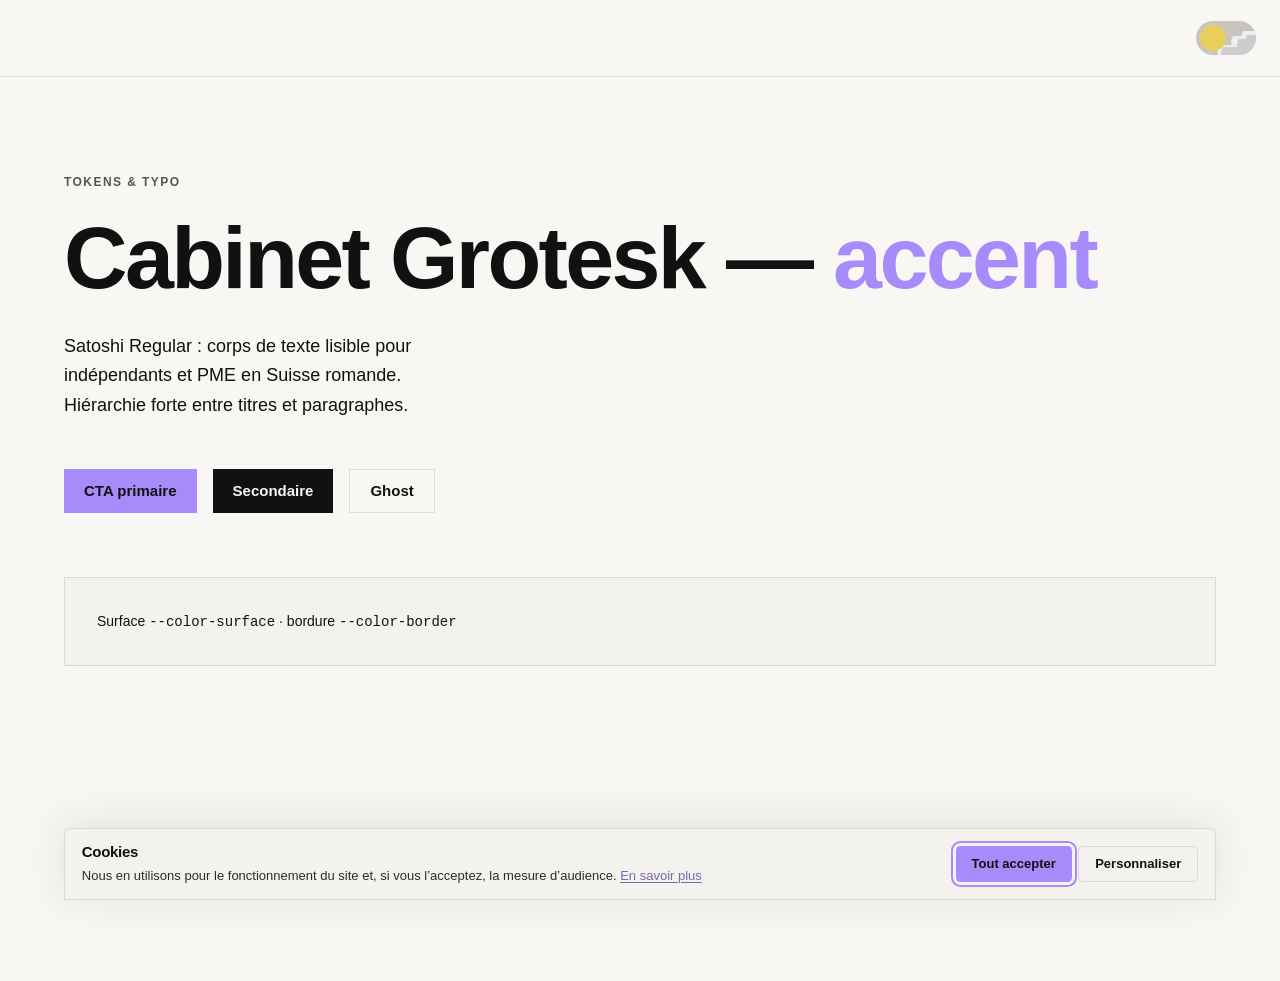
<file: design-test.html>
<!DOCTYPE html>
<html lang="fr-CH">
  <head>
    <script>
      document.documentElement.setAttribute(
        "data-theme",
        window.matchMedia("(prefers-color-scheme: dark)").matches
          ? "dark"
          : "light"
      );
    </script>
    <meta charset="utf-8" />
    <!-- Google Analytics 4 (G-NDHSPJS7NG) : gtag inséré dans le head par js/main.js uniquement après consentement cookies (aucune requête GA sans acceptation). -->
    <meta name="viewport" content="width=device-width, initial-scale=1" />
    <meta name="robots" content="noindex, nofollow" />
    <link rel="canonical" href="https://novodesign.ch/" />
    <title>Design test — NOVO.</title>
    <link rel="preconnect" href="https://api.fontshare.com" crossorigin />
    <link
      href="https://api.fontshare.com/v2/css?f[]=cabinet-grotesk@800,900&display=swap"
      rel="stylesheet"
    />
    <link
      href="https://api.fontshare.com/v2/css?f[]=satoshi@400,500,600,700&display=swap"
      rel="stylesheet"
    />
    <link rel="stylesheet" href="./css/main.css" />
  </head>
  <body>
    <div
      style="
        padding: var(--space-4) var(--space-6);
        border-bottom: 1px solid var(--color-border);
        display: flex;
        justify-content: flex-end;
      "
    >
            <span class="theme-switch-wrap">
        <label class="switch theme-switch" for="theme-toggle">
          <input
            type="checkbox"
            id="theme-toggle"
            class="theme-toggle-input"
            aria-label="Basculer entre le mode clair et le mode sombre"
          />
          <span class="slider round" aria-hidden="true">
            <svg class="stars" xmlns="http://www.w3.org/2000/svg" viewBox="0 0 60 34" fill="none">
              <path
                id="star-1"
                class="star"
                d="M8 4l1.2 3.5h3.8L10.5 9.8 11.7 13 8 10.9 4.3 13l1.2-3.2-2.5-2.3h3.8L8 4z"
                fill="#fff"
              />
              <path
                id="star-2"
                class="star"
                d="M6 18l.8 2h2.2L7.2 21.2 8 23l-1.8-1.2-1.8 1.2.8-1.8-1.8-1.2h2.2L6 18z"
                fill="#fff"
              />
              <path
                id="star-3"
                class="star"
                d="M14 16l1 2.5h2.7l-2.2 1.6.8 2.7-2.3-1.7-2.3 1.7.8-2.7-2.2-1.6h2.7L14 16z"
                fill="#fff"
              />
              <path
                id="star-4"
                class="star"
                d="M22 3l1.4 4h4.2l-3.4 2.5 1.3 4.1-3.5-2.6-3.5 2.6 1.3-4.1-3.4-2.5h4.2L22 3z"
                fill="#fff"
              />
            </svg>
            <svg
              id="cloud-1"
              class="cloud-light"
              xmlns="http://www.w3.org/2000/svg"
              viewBox="0 0 40 20"
            >
              <path fill="#eee" d="M8 14h20a8 8 0 1 0-1.2-15.9A10 10 0 0 0 8 14z" />
            </svg>
            <svg
              id="cloud-2"
              class="cloud-light"
              xmlns="http://www.w3.org/2000/svg"
              viewBox="0 0 24 14"
            >
              <path fill="#eee" d="M4 12h14a6 6 0 1 0-.8-11.9A7 7 0 0 0 4 12z" />
            </svg>
            <svg
              id="cloud-3"
              class="cloud-light"
              xmlns="http://www.w3.org/2000/svg"
              viewBox="0 0 32 16"
            >
              <path fill="#eee" d="M6 13h18a7 7 0 1 0-1-13.8A8 8 0 0 0 6 13z" />
            </svg>
            <svg
              id="cloud-4"
              class="cloud-dark"
              xmlns="http://www.w3.org/2000/svg"
              viewBox="0 0 40 20"
            >
              <path fill="#ccc" d="M8 14h20a8 8 0 1 0-1.2-15.9A10 10 0 0 0 8 14z" />
            </svg>
            <svg
              id="cloud-5"
              class="cloud-dark"
              xmlns="http://www.w3.org/2000/svg"
              viewBox="0 0 24 14"
            >
              <path fill="#ccc" d="M4 12h14a6 6 0 1 0-.8-11.9A7 7 0 0 0 4 12z" />
            </svg>
            <svg
              id="cloud-6"
              class="cloud-dark"
              xmlns="http://www.w3.org/2000/svg"
              viewBox="0 0 32 16"
            >
              <path fill="#ccc" d="M6 13h18a7 7 0 1 0-1-13.8A8 8 0 0 0 6 13z" />
            </svg>
            <span class="sun-moon">
              <svg id="light-ray-1" xmlns="http://www.w3.org/2000/svg" viewBox="0 0 43 43">
                <circle cx="21.5" cy="21.5" r="20" fill="#fff" opacity="0.1" />
              </svg>
              <svg id="light-ray-2" xmlns="http://www.w3.org/2000/svg" viewBox="0 0 55 55">
                <circle cx="27.5" cy="27.5" r="25" fill="#fff" opacity="0.1" />
              </svg>
              <svg id="light-ray-3" xmlns="http://www.w3.org/2000/svg" viewBox="0 0 60 60">
                <circle cx="30" cy="30" r="28" fill="#fff" opacity="0.1" />
              </svg>
              <span id="moon-dot-1" class="moon-dot"></span>
              <span id="moon-dot-2" class="moon-dot"></span>
              <span id="moon-dot-3" class="moon-dot"></span>
            </span>
          </span>
        </label>

      </span>
    </div>
    <main class="section section--loose">
      <div class="section__inner">
        <p class="section__label">Tokens &amp; typo</p>
        <h1 class="display-xl">
          Cabinet Grotesk — <span class="text-accent">accent</span>
        </h1>
        <p class="body-large" style="margin-top: var(--space-8)">
          Satoshi Regular : corps de texte lisible pour indépendants et PME en
          Suisse romande. Hiérarchie forte entre titres et paragraphes.
        </p>
        <div style="margin-top: var(--space-12); display: flex; flex-wrap: wrap; gap: var(--space-4)">
          <button type="button" class="btn btn--primary">CTA primaire</button>
          <button type="button" class="btn btn--secondary">Secondaire</button>
          <button type="button" class="btn btn--ghost">Ghost</button>
        </div>
        <div
          style="
            margin-top: var(--space-16);
            padding: var(--space-8);
            background: var(--color-surface);
            border: 1px solid var(--color-border);
          "
        >
          <p style="margin: 0; font-size: 0.875rem">
            Surface <code>--color-surface</code> · bordure
            <code>--color-border</code>
          </p>
        </div>
      </div>
    </main>
    <script src="./js/main.js" defer></script>
  </body>
</html>
</file>
<file: css/main.css>
/* NOVO. — main stylesheet */
:root {
  /* Couleurs */
  --color-bg: #f8f7f4;
  --color-text: #111111;
  --color-accent: #a78bfa;
  /* Texte accent lisible sur fond clair / blanc (WCAG) — même famille que l’accent */
  --color-accent-readable: color-mix(in srgb, var(--color-accent) 58%, #14101c 42%);
  --color-surface: #f3f2ef;
  --color-border: rgba(17, 17, 17, 0.1);

  /* Typographie */
  --font-display: "Cabinet Grotesk", "Arial Black", sans-serif;
  --font-body: "Satoshi", "Inter", sans-serif;

  /* Espacements */
  --space-1: 0.25rem;
  --space-2: 0.5rem;
  --space-4: 1rem;
  --space-5: 1.25rem;
  --space-6: 1.5rem;
  --space-8: 2rem;
  --space-12: 3rem;
  --space-16: 4rem;
  --space-24: 6rem;

  /* Transitions */
  --transition: 180ms cubic-bezier(0.16, 1, 0.3, 1);

  /* Interrupteur thème (piste jour / soleil) */
  --theme-switch-track-day: #c9c4bb;
  --theme-switch-sun: #e8cf5a;

  /* Layout */
  --header-h: 4.25rem;
  --content-max: 72rem;
  --gutter: var(--space-6);
}

[data-theme="dark"] {
  --color-bg: #111111;
  --color-text: #f8f7f4;
  --color-surface: #1a1a1a;
  --color-border: rgba(248, 247, 244, 0.1);
  --color-accent-readable: var(--color-accent);
}

*,
*::before,
*::after {
  box-sizing: border-box;
}

html {
  scroll-behavior: smooth;
  overflow-x: clip;
  max-width: 100%;
  min-height: 100%;
  /* svh = petit viewport (UI navigateur visible) : stable quand la barre d’adresse se cache / réapparaît — évite les sauts de layout au scroll (mobile). */
  min-height: 100svh;
}

@media (prefers-reduced-motion: reduce) {
  html {
    scroll-behavior: auto;
  }
}

/* Scroll instantané sur mobile = comportement natif, moins de friction avec la barre d’adresse. */
@media (max-width: 767px) {
  html {
    scroll-behavior: auto;
  }
}

body {
  margin: 0;
  font-family: var(--font-body);
  font-weight: 400;
  font-size: 1rem;
  line-height: 1.6;
  color: var(--color-text);
  background-color: var(--color-bg);
  -webkit-font-smoothing: antialiased;
  overflow-x: clip;
  max-width: 100%;
  min-height: 100%;
  min-height: 100svh;
}

img {
  max-width: 100%;
  height: auto;
  display: block;
}

a {
  color: inherit;
  text-decoration-thickness: 1px;
  text-underline-offset: 0.2em;
}

a:hover {
  text-decoration: none;
}

:focus-visible {
  outline: 2px solid var(--color-accent);
  outline-offset: 3px;
}

.skip-link {
  position: absolute;
  left: -9999px;
  top: var(--space-2);
  z-index: 10000;
  padding: var(--space-2) var(--space-4);
  background: var(--color-accent);
  color: #111111;
  font-weight: 600;
}

.skip-link:focus {
  left: var(--space-4);
}

/* Progress bar */
.scroll-progress {
  position: fixed;
  top: 0;
  left: 0;
  height: 2px;
  width: 0%;
  background: var(--color-accent);
  z-index: 10001;
  pointer-events: none;
  transform-origin: left;
}

/* Typography */
.display-xl {
  font-family: var(--font-display);
  font-weight: 900;
  font-size: clamp(2.75rem, 8vw, 5.5rem);
  line-height: 0.95;
  letter-spacing: -0.03em;
  margin: 0;
}

.display-lg {
  font-family: var(--font-display);
  font-weight: 800;
  font-size: clamp(2rem, 5vw, 3.75rem);
  line-height: 1;
  letter-spacing: -0.03em;
  margin: 0;
}

.display-md {
  font-family: var(--font-display);
  font-weight: 800;
  font-size: clamp(1.5rem, 3vw, 2.25rem);
  line-height: 1.1;
  letter-spacing: -0.02em;
  margin: 0;
}

.text-accent {
  color: var(--color-accent-readable);
}

/* Gros titres : teinte pleine (contraste large texte + impact visuel) */
.display-xl.text-accent,
.display-lg.text-accent,
.display-md.text-accent,
.display-xl .text-accent,
.display-lg .text-accent,
.display-md .text-accent {
  color: var(--color-accent);
}

/* Bandeaux foncés : accent lumineux sur noir */
.section--invert .text-accent {
  color: var(--color-accent);
}

.body-large {
  font-size: 1.125rem;
  line-height: 1.65;
  max-width: 38ch;
}

.muted {
  opacity: 0.85;
}

/* Buttons */
.btn {
  display: inline-flex;
  align-items: center;
  justify-content: center;
  min-height: 44px;
  min-width: 44px;
  padding: 0.75rem 1.25rem;
  font-family: var(--font-body);
  font-weight: 600;
  font-size: 0.9375rem;
  border: none;
  cursor: pointer;
  text-decoration: none;
  transition: transform var(--transition), background-color var(--transition),
    color var(--transition);
}

.btn:focus-visible {
  outline: 2px solid var(--color-accent);
  outline-offset: 3px;
}

.btn--primary {
  background-color: var(--color-accent);
  color: #111111;
}

.btn--primary:hover {
  transform: translateY(-1px);
}

.btn--secondary {
  background-color: var(--color-text);
  color: var(--color-bg);
}

[data-theme="dark"] .btn--secondary {
  background-color: var(--color-text);
  color: #111111;
}

.btn--secondary:hover {
  transform: translateY(-1px);
}

.btn--ghost {
  background: transparent;
  color: var(--color-text);
  border: 1px solid var(--color-border);
}

.btn--ghost:hover {
  border-color: var(--color-text);
}

/* Header */
.site-header {
  position: sticky;
  top: 0;
  z-index: 900;
  background: color-mix(in srgb, var(--color-bg) 92%, transparent);
  backdrop-filter: blur(10px);
  border-bottom: 1px solid var(--color-border);
}

.site-header__inner {
  max-width: var(--content-max);
  margin: 0 auto;
  padding: var(--space-4) var(--gutter);
  display: flex;
  align-items: center;
  justify-content: space-between;
  gap: var(--space-6);
  min-height: var(--header-h);
}

.logo-link {
  display: flex;
  align-items: center;
  text-decoration: none;
  flex-shrink: 0;
}

.logo-link:focus-visible {
  outline-offset: 4px;
}

.logo {
  width: clamp(5.5rem, 18vw, 7rem);
  height: auto;
  display: block;
}

.nav-desktop {
  display: none;
  align-items: center;
  gap: var(--space-6);
}

@media (min-width: 1024px) {
  .nav-desktop {
    display: flex;
  }
}

.nav-desktop a {
  text-decoration: none;
  font-weight: 500;
  font-size: 0.9375rem;
  opacity: 0.9;
  padding: var(--space-2) 0;
}

.nav-desktop a:hover,
.nav-desktop a[aria-current="page"] {
  opacity: 1;
  text-decoration: underline;
  text-underline-offset: 0.25em;
}

.header-actions {
  display: flex;
  align-items: center;
  gap: var(--space-2);
}

.header-cta {
  display: none;
}

@media (min-width: 1024px) {
  .header-cta {
    display: inline-flex;
  }
}

/* Interrupteur jour / nuit (adapté Uiverse — couleurs NOVO.) */
.theme-switch-wrap {
  display: inline-flex;
  align-items: center;
  justify-content: center;
  min-width: 44px;
  min-height: 44px;
  flex-shrink: 0;
}

.theme-switch.switch {
  position: relative;
  display: inline-block;
  width: 60px;
  height: 34px;
}

.theme-switch .theme-toggle-input {
  opacity: 0;
  width: 0;
  height: 0;
  position: absolute;
  margin: 0;
}

.theme-switch .slider {
  position: absolute;
  cursor: pointer;
  top: 0;
  left: 0;
  right: 0;
  bottom: 0;
  background-color: var(--theme-switch-track-day);
  transition: 0.4s;
  z-index: 0;
  overflow: hidden;
}

.theme-switch .sun-moon {
  position: absolute;
  content: "";
  height: 26px;
  width: 26px;
  left: 4px;
  bottom: 4px;
  background-color: var(--theme-switch-sun);
  transform: translateX(0);
  transition: transform 0.4s ease, background-color 0.4s ease;
}

#theme-toggle:checked + .slider {
  background-color: #111111;
}

#theme-toggle:focus-visible + .slider {
  box-shadow: 0 0 0 2px var(--color-bg), 0 0 0 4px var(--color-accent);
}

#theme-toggle:checked + .slider .sun-moon {
  transform: translateX(26px);
  background-color: #f8f7f4;
  animation: theme-rotate-center 0.6s ease-in-out both;
}

.moon-dot {
  opacity: 0;
  transition: 0.4s;
  background: #888888;
  border-radius: 50%;
}

#theme-toggle:checked + .slider .sun-moon .moon-dot {
  opacity: 1;
}

.theme-switch .slider.round {
  border-radius: 34px;
}

.theme-switch .slider.round .sun-moon {
  border-radius: 50%;
}

#moon-dot-1 {
  left: 10px;
  top: 3px;
  position: absolute;
  width: 6px;
  height: 6px;
  z-index: 4;
}

#moon-dot-2 {
  left: 2px;
  top: 10px;
  position: absolute;
  width: 10px;
  height: 10px;
  z-index: 4;
}

#moon-dot-3 {
  left: 16px;
  top: 18px;
  position: absolute;
  width: 3px;
  height: 3px;
  z-index: 4;
}

#light-ray-1 {
  left: -8px;
  top: -8px;
  position: absolute;
  width: 43px;
  height: 43px;
  z-index: -1;
  opacity: 0.1;
}

#light-ray-2 {
  left: -50%;
  top: -50%;
  position: absolute;
  width: 55px;
  height: 55px;
  z-index: -1;
  opacity: 0.1;
}

#light-ray-3 {
  left: -18px;
  top: -18px;
  position: absolute;
  width: 60px;
  height: 60px;
  z-index: -1;
  opacity: 0.1;
}

.cloud-light {
  position: absolute;
  fill: #e8e6e2;
  animation-name: theme-cloud-move;
  animation-duration: 6s;
  animation-iteration-count: infinite;
}

.cloud-dark {
  position: absolute;
  fill: #b8b6b1;
  animation-name: theme-cloud-move;
  animation-duration: 6s;
  animation-iteration-count: infinite;
  animation-delay: 1s;
}

#cloud-1 {
  left: 30px;
  top: 15px;
  width: 40px;
}

#cloud-2 {
  left: 44px;
  top: 10px;
  width: 20px;
}

#cloud-3 {
  left: 18px;
  top: 24px;
  width: 30px;
}

#cloud-4 {
  left: 36px;
  top: 18px;
  width: 40px;
}

#cloud-5 {
  left: 48px;
  top: 14px;
  width: 20px;
}

#cloud-6 {
  left: 22px;
  top: 26px;
  width: 30px;
}

@keyframes theme-cloud-move {
  0% {
    transform: translateX(0);
  }

  40% {
    transform: translateX(4px);
  }

  80% {
    transform: translateX(-4px);
  }

  100% {
    transform: translateX(0);
  }
}

.theme-switch .stars {
  position: absolute;
  inset: 0;
  width: 100%;
  height: 100%;
  pointer-events: none;
  transform: translateY(-32px);
  opacity: 0;
  transition: 0.4s;
}

.theme-switch .star {
  fill: #f8f7f4;
  position: absolute;
  transition: 0.4s;
  animation-name: theme-star-twinkle;
  animation-duration: 2s;
  animation-iteration-count: infinite;
}

#theme-toggle:checked + .slider .stars {
  transform: translateY(0);
  opacity: 1;
}

#star-1 {
  width: 20px;
  top: 2px;
  left: 3px;
  animation-delay: 0.3s;
}

#star-2 {
  width: 6px;
  top: 16px;
  left: 3px;
}

#star-3 {
  width: 12px;
  top: 20px;
  left: 10px;
  animation-delay: 0.6s;
}

#star-4 {
  width: 18px;
  top: 0;
  left: 18px;
  animation-delay: 1.3s;
}

@keyframes theme-star-twinkle {
  0% {
    transform: scale(1);
  }

  40% {
    transform: scale(1.2);
  }

  80% {
    transform: scale(0.8);
  }

  100% {
    transform: scale(1);
  }
}

@keyframes theme-rotate-center {
  0% {
    transform: translateX(0) rotate(0deg);
  }

  100% {
    transform: translateX(26px) rotate(360deg);
  }
}

@media (prefers-reduced-motion: reduce) {
  .cloud-light,
  .cloud-dark,
  .theme-switch .star {
    animation: none !important;
  }

  #theme-toggle:checked + .slider .sun-moon {
    animation: none !important;
  }
}

/* Mobile menu — utiliser :nth-of-type (pas :nth-child) : les retours ligne dans <button> créent des nœuds texte et cassaient la croix */
.nav-toggle {
  position: relative;
  z-index: 10;
  width: 44px;
  height: 44px;
  border: 1px solid var(--color-border);
  border-radius: 0.375rem;
  background: var(--color-surface);
  color: var(--color-text);
  cursor: pointer;
  display: inline-flex;
  flex-direction: column;
  align-items: center;
  justify-content: center;
  gap: 5px;
  padding: 0;
  overflow: visible;
}

.nav-toggle:focus-visible {
  outline: 2px solid var(--color-accent);
  outline-offset: 2px;
}

@media (min-width: 1024px) {
  .nav-toggle {
    display: none;
  }
}

.nav-toggle__bar {
  width: 20px;
  height: 2px;
  flex-shrink: 0;
  background: currentColor;
  border-radius: 1px;
  transition: transform 0.25s ease, opacity 0.25s ease;
}

.nav-toggle[aria-expanded="true"] .nav-toggle__bar:nth-of-type(1) {
  transform: translateY(7px) rotate(45deg);
}

.nav-toggle[aria-expanded="true"] .nav-toggle__bar:nth-of-type(2) {
  opacity: 0;
}

.nav-toggle[aria-expanded="true"] .nav-toggle__bar:nth-of-type(3) {
  transform: translateY(-7px) rotate(-45deg);
}

.mobile-drawer {
  position: fixed;
  inset: 0;
  z-index: 950;
  pointer-events: none;
  visibility: hidden;
}

.mobile-drawer.is-open {
  pointer-events: auto;
  visibility: visible;
}

.mobile-drawer__backdrop {
  position: absolute;
  inset: 0;
  background: rgba(17, 17, 17, 0.45);
  opacity: 0;
  transition: opacity 240ms ease;
}

.mobile-drawer.is-open .mobile-drawer__backdrop {
  opacity: 1;
}

.mobile-drawer__panel {
  position: absolute;
  top: 0;
  right: 0;
  width: min(22rem, 88vw);
  height: 100%;
  background: var(--color-bg);
  border-left: 1px solid var(--color-border);
  padding: var(--space-8) var(--space-6);
  transform: translateX(100%);
  transition: transform 280ms cubic-bezier(0.16, 1, 0.3, 1);
}

.mobile-drawer.is-open .mobile-drawer__panel {
  transform: translateX(0);
}

.mobile-nav {
  display: flex;
  flex-direction: column;
  gap: var(--space-6);
  margin-top: var(--space-12);
}

.mobile-nav a {
  font-family: var(--font-display);
  font-weight: 800;
  font-size: 1.5rem;
  text-decoration: none;
}

.mobile-nav .btn--primary {
  margin-top: var(--space-4);
  width: 100%;
}

html.nav-open,
body.nav-open {
  overflow: hidden;
  overscroll-behavior: none;
}

/* position: fixed + top appliqués en JS — fige le scroll derrière le tiroir (notamment iOS) */

body.nav-open .site-header {
  z-index: 960;
}

.nav-toggle[aria-expanded="true"] {
  border-color: var(--color-text);
  box-shadow: 0 0 0 1px color-mix(in srgb, var(--color-text) 12%, transparent);
}

@media (prefers-reduced-motion: reduce) {
  .nav-toggle__bar {
    transition-duration: 0.01ms;
  }
}

/* Main layout : min hauteur zone sous header (svh stable sur mobile, pas de reflow barre d’adresse). */
main {
  overflow-x: clip;
  max-width: 100%;
  display: flex;
  flex-direction: column;
  min-height: calc(100vh - var(--header-h));
  min-height: calc(100svh - var(--header-h));
}

.section {
  padding: var(--space-16) var(--gutter);
}

.section--tight {
  padding: var(--space-12) var(--gutter);
}

.section--loose {
  padding: var(--space-24) var(--gutter);
}

/*
 * Heros : hauteur min = petit viewport (svh) moins header — stable quand la chrome mobile change.
 */
.page-hero.section--loose,
.realisations-hero {
  box-sizing: border-box;
  width: 100%;
  min-height: calc(100vh - var(--header-h));
  min-height: calc(100svh - var(--header-h));
  display: flex;
  flex-direction: column;
  justify-content: center;
  padding-top: calc(var(--space-24) + env(safe-area-inset-top, 0px));
  padding-bottom: calc(var(--space-24) + env(safe-area-inset-bottom, 0px));
}

.hero.section--loose {
  box-sizing: border-box;
  width: 100%;
  min-height: calc(100vh - var(--header-h));
  min-height: calc(100svh - var(--header-h));
  display: flex;
  flex-direction: column;
  justify-content: center;
  padding-top: calc(var(--space-12) + env(safe-area-inset-top, 0px));
  padding-bottom: calc(var(--space-24) + env(safe-area-inset-bottom, 0px));
}

.hero .hero__grid {
  width: 100%;
}

/* Petits écrans : textes du hero plus lisibles et visuellement plus présents (même hiérarchie) */
@media (max-width: 767px) {
  .page-hero .display-xl,
  .realisations-hero .display-xl,
  .hero .display-xl,
  .contact-hero .display-xl {
    font-size: clamp(3rem, 11.5vw, 4.5rem);
    line-height: 0.98;
  }

  .page-hero .section__label,
  .realisations-hero .section__label,
  .contact-hero .section__label {
    font-size: 0.8125rem;
    letter-spacing: 0.13em;
  }

  .page-hero .body-large,
  .realisations-hero .body-large,
  .hero .body-large,
  .contact-hero .body-large,
  .contact-hero--centered .body-large {
    font-size: 1.3125rem;
    line-height: 1.55;
    max-width: none;
  }

  .contact-hero .body-large,
  .contact-hero--centered .body-large {
    max-width: 36ch;
  }

  .hero .btn--primary {
    font-size: 1rem;
    padding: 0.85rem 1.35rem;
  }
}

.section--invert {
  background: var(--color-text);
  color: var(--color-bg);
}

.section--invert .btn--secondary {
  background: var(--color-bg);
  color: var(--color-text);
}

.section--invert .muted {
  opacity: 0.75;
}

.section__inner {
  width: 100%;
  max-width: var(--content-max);
  margin: 0 auto;
  min-width: 0;
}

.section__label {
  font-size: 0.75rem;
  font-weight: 600;
  letter-spacing: 0.12em;
  text-transform: uppercase;
  margin: 0 0 var(--space-6);
  opacity: 0.7;
}

/* Hero */
.hero {
  padding-top: var(--space-12);
  padding-bottom: var(--space-24);
}

.hero__grid {
  max-width: var(--content-max);
  margin: 0 auto;
  display: grid;
  gap: var(--space-12);
  align-items: end;
}

@media (min-width: 900px) {
  .hero__grid {
    grid-template-columns: 1.05fr 0.95fr;
    gap: var(--space-8);
  }
}

.hero__visual {
  position: relative;
  min-height: 280px;
}

@media (min-width: 900px) {
  .hero__visual {
    min-height: 420px;
  }
}

.hero__mock {
  position: absolute;
  inset: 0;
  border: 1px solid rgba(17, 17, 17, 0.18);
  background: #eceae5;
  clip-path: inset(0 0 100% 0);
  will-change: clip-path;
}

[data-theme="dark"] .hero__mock {
  border-color: rgba(248, 247, 244, 0.22);
  background: rgba(248, 247, 244, 0.06);
}

[data-reveal-clip] {
  clip-path: inset(0 0 100% 0);
  will-change: clip-path;
}

.hero__mock-inner {
  position: absolute;
  inset: var(--space-6);
  border: 1px solid rgba(17, 17, 17, 0.14);
  display: grid;
  grid-template-rows: 1fr 2fr;
  gap: var(--space-4);
  padding: var(--space-4);
}

[data-theme="dark"] .hero__mock-inner {
  border-color: rgba(248, 247, 244, 0.18);
}

.hero__mock-bar {
  height: 10px;
  width: 40%;
  background: #111111;
  opacity: 0.35;
}

[data-theme="dark"] .hero__mock-bar {
  background: #f8f7f4;
  opacity: 0.35;
}

.hero__mock-blocks {
  display: grid;
  grid-template-columns: 2fr 1fr;
  gap: var(--space-4);
}

.hero__mock-block {
  background: #111111;
  opacity: 0.12;
}

[data-theme="dark"] .hero__mock-block {
  background: #f8f7f4;
  opacity: 0.14;
}

.hero__mock-block--accent {
  background: var(--color-accent);
  opacity: 1;
}

/* Offer cards home */
.offers-home {
  display: grid;
  gap: var(--space-6);
}

@media (min-width: 768px) {
  .offers-home {
    grid-template-columns: 1fr 1fr;
    grid-template-rows: auto auto;
  }

  .offers-home .offer-card:first-child {
    grid-column: 1 / -1;
  }
}

.offer-card {
  border: 1px solid var(--color-border);
  padding: var(--space-8);
  background: var(--color-bg);
  transition: border-color var(--transition), transform var(--transition);
}

.offer-card:hover {
  border-color: var(--color-text);
  transform: translateY(-2px);
}

.offer-card--large {
  padding: var(--space-12) var(--space-8);
}

.offer-card--recommended {
  position: relative;
}

.offer-card__name {
  font-family: var(--font-display);
  font-weight: 800;
  font-size: 1.75rem;
  margin: 0 0 var(--space-2);
}

.offer-card__price {
  font-size: 1.125rem;
  font-weight: 600;
  margin: 0 0 var(--space-4);
}

.offer-card__meta {
  font-size: 0.875rem;
  margin: 0 0 var(--space-6);
  opacity: 0.8;
}

/* Process */
.process {
  display: grid;
  gap: var(--space-8);
}

@media (min-width: 900px) {
  .process {
    grid-template-columns: repeat(4, 1fr);
    gap: var(--space-4);
    align-items: start;
  }
}

.process__step {
  border-top: 2px solid var(--color-text);
  padding-top: var(--space-4);
}

.process__num {
  font-family: var(--font-display);
  font-weight: 900;
  font-size: clamp(3rem, 8vw, 4.5rem);
  line-height: 1;
  margin: 0 0 var(--space-2);
  opacity: 1;
  color: rgba(17, 17, 17, 0.38);
}

[data-theme="dark"] .process__num {
  color: rgba(248, 247, 244, 0.38);
}

.process__title {
  font-family: var(--font-display);
  font-weight: 800;
  font-size: 1.25rem;
  margin: 0 0 var(--space-2);
}

.process__text {
  margin: 0;
  font-size: 0.9375rem;
  opacity: 0.85;
  max-width: 28ch;
}

/* Stats */
.stats-grid {
  display: grid;
  gap: var(--space-12);
}

@media (min-width: 768px) {
  .stats-grid {
    grid-template-columns: repeat(2, 1fr);
  }
}

@media (min-width: 1024px) {
  .stats-grid {
    grid-template-columns: repeat(4, 1fr);
    gap: var(--space-8);
  }
}

.stat {
  border-left: 3px solid var(--color-accent);
  padding-left: var(--space-6);
}

.stat__value {
  font-family: var(--font-display);
  font-weight: 900;
  font-size: clamp(2rem, 4vw, 2.75rem);
  margin: 0 0 var(--space-2);
  line-height: 1;
}

.stat__label {
  margin: 0;
  font-size: 0.9375rem;
  opacity: 0.85;
}

/* Sticky split */
.sticky-split {
  display: grid;
  gap: var(--space-12);
}

@media (min-width: 900px) {
  .sticky-split {
    grid-template-columns: 0.9fr 1.1fr;
    align-items: start;
    gap: var(--space-16);
  }

  .sticky-split__media {
    position: sticky;
    top: calc(var(--header-h) + var(--space-8));
  }
}

.sticky-split__frame {
  border: 1px solid rgba(248, 247, 244, 0.2);
  min-height: 320px;
  background: rgba(248, 247, 244, 0.04);
  position: relative;
  overflow: hidden;
}

/* Mode jour : section inversée = fond noir — cadre visible */
.section--invert .sticky-split__frame {
  border-color: rgba(248, 247, 244, 0.28);
  background: rgba(248, 247, 244, 0.08);
}

/* Mode nuit : section inversée = fond crème — cadre sombre lisible */
[data-theme="dark"] .section--invert .sticky-split__frame {
  border-color: rgba(17, 17, 17, 0.2);
  background: rgba(17, 17, 17, 0.06);
}

.section--invert .sticky-split__frame::before {
  content: "";
  position: absolute;
  top: var(--space-8);
  left: var(--space-8);
  width: min(45%, 12rem);
  height: 4px;
  background: var(--color-accent);
}

.section--invert .sticky-split__frame::after {
  content: "";
  position: absolute;
  bottom: var(--space-12);
  right: var(--space-8);
  width: 40%;
  height: 40%;
  border: 1px solid rgba(248, 247, 244, 0.15);
}

[data-theme="dark"] .section--invert .sticky-split__frame::after {
  border-color: rgba(17, 17, 17, 0.18);
}

.sticky-split__stack > * + * {
  margin-top: var(--space-8);
}

/* Services page — pricing */
.pricing-grid {
  display: grid;
  gap: var(--space-6);
}

@media (min-width: 768px) {
  .pricing-grid {
    grid-template-columns: 1fr 1fr;
  }

  .pricing-grid .pricing-card:nth-child(1) {
    grid-column: 1 / -1;
  }
}

.pricing-card {
  border: 1px solid var(--color-border);
  padding: var(--space-8);
  background: var(--color-bg);
  display: flex;
  flex-direction: column;
  min-height: 100%;
}

.pricing-card--featured {
  padding: var(--space-12) var(--space-8);
  position: relative;
}

.pricing-card__badge,
.offer-card__badge {
  position: absolute;
  top: var(--space-6);
  right: var(--space-8);
  z-index: 1;
  font-family: var(--font-body);
  font-size: 0.75rem;
  font-weight: 600;
  letter-spacing: 0.055em;
  text-transform: uppercase;
  line-height: 1.2;
  white-space: nowrap;
  padding: var(--space-2) var(--space-4);
  border-radius: 999px;
  border: 1px solid var(--color-border);
  color: var(--color-accent-readable);
  background-color: var(--color-surface);
}

.pricing-card__head {
  margin-bottom: var(--space-6);
}

.pricing-card__list {
  margin: 0 0 var(--space-8);
  padding-left: 1.1rem;
  flex: 1;
}

.pricing-card__list li {
  margin-bottom: var(--space-2);
}

/* Add-ons */
.addons-grid {
  display: grid;
  gap: var(--space-2);
}

@media (min-width: 600px) {
  .addons-grid {
    grid-template-columns: 1fr 1fr;
  }
}

.addon-item {
  border: 1px solid var(--color-border);
  padding: var(--space-4);
  display: flex;
  gap: var(--space-4);
  align-items: flex-start;
  background: var(--color-surface);
  transition: border-color var(--transition);
}

.addon-item:hover {
  border-color: var(--color-text);
}

.addon-item__icon {
  font-size: 1.25rem;
  line-height: 1;
  flex-shrink: 0;
  margin-top: 2px;
}

.addon-item__text {
  font-size: 0.875rem;
  font-weight: 500;
}

/* Options : lisibles sur fond inversé (clair ou sombre) */
.section--invert .addon-item {
  background: #f8f7f4;
  color: #111111;
  border-color: rgba(17, 17, 17, 0.12);
}

.section--invert .addon-item__icon {
  color: #111111;
  opacity: 0.55;
}

[data-theme="dark"] .section--invert .addon-item {
  background: #ffffff;
  color: #111111;
  border-color: rgba(17, 17, 17, 0.14);
}

/* Maintenance */
.maint-grid {
  display: grid;
  gap: var(--space-6);
}

@media (min-width: 768px) {
  .maint-grid {
    grid-template-columns: 1fr 1fr;
  }
}

.maint-card {
  border: 1px solid var(--color-border);
  padding: var(--space-8);
  background: var(--color-bg);
}

.maint-card__price {
  font-family: var(--font-display);
  font-weight: 900;
  font-size: 2rem;
  margin: var(--space-4) 0;
}

.table-wrap {
  width: 100%;
  max-width: 100%;
  overflow-x: auto;
  -webkit-overflow-scrolling: touch;
  margin-top: var(--space-12);
}

.compare-table {
  width: 100%;
  border-collapse: collapse;
  font-size: 0.875rem;
  margin-top: 0;
}

.compare-table th,
.compare-table td {
  border: 1px solid var(--color-border);
  padding: var(--space-4);
  text-align: left;
}

.compare-table th {
  font-family: var(--font-display);
  font-weight: 800;
}

/* Portfolio */
.portfolio-grid {
  display: grid;
  gap: var(--space-4);
  grid-template-columns: 1fr;
}

@media (min-width: 768px) {
  .portfolio-grid {
    grid-template-columns: repeat(12, minmax(0, 1fr));
    grid-auto-rows: minmax(180px, auto);
  }

  .portfolio-item--wide {
    grid-column: span 7;
    grid-row: span 2;
  }

  .portfolio-item--tall {
    grid-column: span 5;
    grid-row: span 2;
  }

  .portfolio-item--medium {
    grid-column: span 6;
  }

  .portfolio-item--small {
    grid-column: span 6;
  }
}

.portfolio-item {
  position: relative;
  overflow: hidden;
  border: 1px solid var(--color-border);
  background: var(--color-surface);
  min-height: 220px;
}

.portfolio-item__link {
  display: flex;
  flex-direction: column;
  align-items: stretch;
  justify-content: center;
  height: 100%;
  min-height: 220px;
  text-decoration: none;
  color: inherit;
}

.portfolio-item__img {
  width: 100%;
  height: auto;
  aspect-ratio: 16 / 9;
  object-fit: contain;
  object-position: center;
  min-height: 0;
  transition: transform 400ms cubic-bezier(0.16, 1, 0.3, 1);
}

.portfolio-item__link:hover .portfolio-item__img {
  transform: scale(1.03);
}

.portfolio-item__overlay {
  position: absolute;
  inset: 0;
  background: rgba(17, 17, 17, 0.72);
  color: var(--color-bg);
  padding: var(--space-6);
  display: flex;
  flex-direction: column;
  justify-content: flex-end;
  opacity: 0;
  transition: opacity var(--transition);
}

.portfolio-item__link:hover .portfolio-item__overlay,
.portfolio-item__link:focus-visible .portfolio-item__overlay {
  opacity: 1;
}

.portfolio-item__type {
  font-size: 0.75rem;
  letter-spacing: 0.08em;
  text-transform: uppercase;
  opacity: 0.8;
  margin: 0 0 var(--space-2);
}

.portfolio-item__name {
  font-family: var(--font-display);
  font-weight: 800;
  font-size: 1.5rem;
  margin: 0 0 var(--space-4);
}

.portfolio-item__cta {
  font-weight: 600;
  text-decoration: underline;
  text-underline-offset: 0.2em;
}

/* Portfolio accueil : toujours fond clair + texte sombre, même en mode nuit */
.section-portfolio-light {
  background: #f8f7f4 !important;
  color: #111111 !important;
}

[data-theme="dark"] .section-portfolio-light {
  background: #f8f7f4 !important;
  color: #111111 !important;
}

.section-portfolio-light .section__label {
  color: rgba(17, 17, 17, 0.55);
  opacity: 1;
}

.section-portfolio-light .text-accent {
  color: var(--color-accent-readable);
}

.section-portfolio-light .muted {
  color: rgba(17, 17, 17, 0.68) !important;
  opacity: 1 !important;
}

.section-portfolio-light .body-large {
  color: rgba(17, 17, 17, 0.85);
}

.section-portfolio-light .btn--secondary {
  background: #111111 !important;
  color: #f8f7f4 !important;
}

.section-portfolio-light .portfolio-item {
  border-color: rgba(17, 17, 17, 0.12);
  background: #eceae5;
}

.section-portfolio-light .portfolio-item__overlay {
  color: #f8f7f4;
  background: rgba(17, 17, 17, 0.78);
}

.section-portfolio-light .portfolio-item__name,
.section-portfolio-light .portfolio-item__type,
.section-portfolio-light .portfolio-item__cta {
  color: #f8f7f4;
}

/* About */
.team-grid {
  display: grid;
  gap: var(--space-8);
}

@media (min-width: 768px) {
  .team-grid {
    grid-template-columns: 1fr 1fr;
  }
}

.team-card {
  position: relative;
  border: 1px solid rgba(17, 17, 17, 0.12);
  padding: var(--space-8);
  padding-right: 6.5rem;
  background: #f8f7f4;
  color: #111111;
}

.team-card__photo {
  position: absolute;
  top: var(--space-6);
  right: var(--space-6);
  width: 4.5rem;
  height: 4.5rem;
  border-radius: 50%;
  object-fit: cover;
  border: 2px solid var(--color-accent);
}

.team-card h3,
.team-card p {
  color: inherit;
}

.team-card__role {
  font-size: 0.875rem;
  margin: var(--space-2) 0 var(--space-4);
  color: rgba(17, 17, 17, 0.72);
}

.team-card .muted {
  opacity: 1 !important;
  color: rgba(17, 17, 17, 0.72) !important;
}

.values {
  display: grid;
  gap: var(--space-6);
}

.values--asymmetric {
  gap: var(--space-8);
}

@media (min-width: 768px) {
  .values--asymmetric {
    grid-template-columns: 1fr 1fr;
  }

  .values--asymmetric .value-block:first-child {
    grid-column: 1 / -1;
    max-width: 40rem;
  }
}

.value-block {
  border-top: 2px solid var(--color-accent);
  padding-top: var(--space-4);
}

.value-block h3 {
  font-family: var(--font-display);
  font-weight: 800;
  margin: 0 0 var(--space-2);
}

.value-block p {
  margin: 0;
  font-size: 0.9375rem;
  opacity: 0.85;
}

/* Contact : hauteur = zone visible sous le header ; centrage vertical (pas de gros padding + centre = double marge) */
.contact-hero {
  box-sizing: border-box;
  width: 100%;
  min-height: calc(100vh - var(--header-h));
  min-height: calc(100svh - var(--header-h));
  display: flex;
  flex-direction: column;
  align-items: center;
  justify-content: center;
  padding-top: max(env(safe-area-inset-top, 0px), var(--space-3));
  padding-bottom: max(env(safe-area-inset-bottom, 0px), var(--space-3));
  /* Air latéral : évite que le panneau autour de l’animation (largeur 100 %) touche le bord de l’écran */
  padding-left: max(env(safe-area-inset-left, 0px), var(--gutter));
  padding-right: max(env(safe-area-inset-right, 0px), var(--gutter));
  flex: 0 0 auto;
}

.contact-hero--centered .contact-layout__main {
  display: flex;
  flex-direction: column;
  align-items: center;
  text-align: center;
  gap: var(--space-8);
}

.contact-hero--centered .section__label {
  margin-left: auto;
  margin-right: auto;
  margin-bottom: 0;
}

.contact-hero--centered .body-large {
  margin-left: auto;
  margin-right: auto;
}

.contact-hero .section__inner.contact-layout {
  flex: 0 0 auto;
  width: 100%;
  max-width: var(--content-max);
}

.contact-layout {
  display: grid;
  gap: var(--space-12);
  align-items: center;
  justify-items: center;
}

.contact-layout__main {
  min-width: 0;
  width: 100%;
}

@media (min-width: 900px) {
  .contact-layout {
    grid-template-columns: minmax(0, 1fr) minmax(0, 1fr);
    gap: var(--space-16);
    align-items: center;
    justify-items: stretch;
  }

  .contact-hero--centered .contact-layout__main {
    align-items: center;
    text-align: center;
  }
}

.contact-layout__visual {
  position: relative;
  width: 100%;
  /* desktop : panneau confortable ; le loader HTML fait ~ 200px */
  min-height: min(20rem, 36svh);
  min-width: 0;
  display: flex;
  align-items: center;
  justify-content: center;
  border: 1px solid var(--color-border);
  background: var(--color-surface);
  padding: var(--space-8);
  overflow: hidden;
}

/* Encadrement autour de l’animation (contact) : gris un peu plus clair que le fond noir — desktop + mobile */
[data-theme="dark"] .contact-layout__visual {
  background: color-mix(in srgb, var(--color-text) 8%, #111111);
  border: 1px solid color-mix(in srgb, var(--color-text) 14%, #111111);
}

/* Mobile : retrait latéral (panneau autour de l’animation) + hauteur du panneau */
@media (max-width: 899px) {
  .contact-hero {
    padding-left: max(env(safe-area-inset-left, 0px), var(--space-8));
    padding-right: max(env(safe-area-inset-right, 0px), var(--space-8));
  }

  .contact-layout {
    gap: var(--space-8);
  }

  .contact-layout__visual {
    min-height: 12rem;
    max-height: 14rem;
    padding: var(--space-5);
  }

  .contact-loader {
    transform: scale(0.7);
  }
}

.contact-loader {
  position: relative;
  width: 200px;
  height: 200px;
  flex-shrink: 0;
}

.contact-loader__layer {
  position: absolute;
  top: 50%;
  left: 50%;
  z-index: 10;
  width: 160px;
  height: 100px;
  margin-left: -80px;
  margin-top: -50px;
  border-radius: 5px;
  background: #111111;
  animation: contact-dot1 3s cubic-bezier(0.55, 0.3, 0.24, 0.99) infinite;
}

.contact-loader__layer:nth-child(2) {
  z-index: 11;
  width: 150px;
  height: 90px;
  margin-top: -45px;
  margin-left: -75px;
  border-radius: 3px;
  background: #2a2a2a;
  animation-name: contact-dot2;
}

.contact-loader__layer:nth-child(3) {
  z-index: 12;
  width: 40px;
  height: 20px;
  margin-top: 50px;
  margin-left: -20px;
  border-radius: 0 0 5px 5px;
  background: var(--color-accent);
  animation-name: contact-dot3;
}

[data-theme="dark"] .contact-loader__layer:nth-child(1) {
  background: #1a1a1a;
}

[data-theme="dark"] .contact-loader__layer:nth-child(2) {
  background: #2e2e2e;
}

@keyframes contact-dot1 {
  3%,
  97% {
    width: 160px;
    height: 100px;
    margin-top: -50px;
    margin-left: -80px;
  }

  30%,
  36% {
    width: 80px;
    height: 120px;
    margin-top: -60px;
    margin-left: -40px;
  }

  63%,
  69% {
    width: 40px;
    height: 80px;
    margin-top: -40px;
    margin-left: -20px;
  }
}

@keyframes contact-dot2 {
  3%,
  97% {
    height: 90px;
    width: 150px;
    margin-left: -75px;
    margin-top: -45px;
  }

  30%,
  36% {
    width: 70px;
    height: 96px;
    margin-left: -35px;
    margin-top: -48px;
  }

  63%,
  69% {
    width: 32px;
    height: 60px;
    margin-left: -16px;
    margin-top: -30px;
  }
}

@keyframes contact-dot3 {
  3%,
  97% {
    height: 20px;
    width: 40px;
    margin-left: -20px;
    margin-top: 50px;
  }

  30%,
  36% {
    width: 8px;
    height: 8px;
    margin-left: -5px;
    margin-top: 49px;
    border-radius: 8px;
  }

  63%,
  69% {
    width: 16px;
    height: 4px;
    margin-left: -8px;
    margin-top: -37px;
    border-radius: 10px;
  }
}

@media (prefers-reduced-motion: reduce) {
  .contact-loader__layer {
    animation: none !important;
  }
}

.contact-hero--centered .contact-actions {
  margin-top: 0;
}

.contact-actions {
  display: flex;
  flex-direction: column;
  align-items: center;
  gap: var(--space-6);
  margin-top: var(--space-8);
}

.contact-actions .btn--primary {
  font-size: 1rem;
  padding: 1rem 1.5rem;
}

.contact-meta {
  font-size: 0.9375rem;
}

.contact-meta a {
  font-weight: 600;
}

.visually-hidden {
  position: absolute;
  width: 1px;
  height: 1px;
  padding: 0;
  margin: -1px;
  overflow: hidden;
  clip: rect(0, 0, 0, 0);
  white-space: nowrap;
  border: 0;
}

/* Contact — bloc formulaire (2 colonnes : intro + carte) */
.contact-page-block__inner {
  display: grid;
  gap: var(--space-12);
  align-items: start;
  max-width: var(--content-max);
  margin: 0 auto;
}

@media (min-width: 900px) {
  .contact-page-block__inner {
    grid-template-columns: minmax(0, 1fr) minmax(0, 1.08fr);
    gap: var(--space-16);
    align-items: stretch;
  }
}

.contact-page-block__intro {
  text-align: left;
}

.contact-page-block__intro .section__label {
  margin-bottom: var(--space-4);
}

.contact-page-block__title {
  margin: 0 0 var(--space-6);
  max-width: 20ch;
}

.contact-page-block__lead {
  margin: 0 0 var(--space-8);
  max-width: 36ch;
}

.contact-page-block__mail {
  display: flex;
  flex-direction: column;
  gap: var(--space-2);
  padding: var(--space-6) 0;
  border-top: 1px solid var(--color-border);
  border-bottom: 1px solid var(--color-border);
}

.contact-page-block__mail-label {
  font-size: 0.75rem;
  font-weight: 600;
  letter-spacing: 0.1em;
  text-transform: uppercase;
  opacity: 0.65;
}

.contact-page-block__mail-link {
  font-family: var(--font-display);
  font-weight: 800;
  font-size: clamp(1.125rem, 2.5vw, 1.35rem);
  text-decoration: none;
  color: var(--color-text);
  word-break: break-all;
}

.contact-page-block__mail-link:hover {
  color: var(--color-accent);
}

.contact-page-block__reassurance {
  margin: var(--space-6) 0 0;
  font-size: 0.9375rem;
  font-weight: 500;
  opacity: 0.9;
}

/* Carte formulaire : bordure + fond sur la boîte externe ; le padding est sur __inner pour éviter que le contenu touche les bords (grille CSS) */
.contact-page-block__inner > .contact-form-card {
  min-width: 0;
}

.contact-form-card {
  border: 1px solid var(--color-border);
  border-radius: 0.75rem;
  background: var(--color-surface);
  box-shadow: 0 12px 40px rgba(17, 17, 17, 0.06);
  box-sizing: border-box;
  overflow: hidden;
}

[data-theme="dark"] .contact-form-card {
  box-shadow: 0 16px 48px rgba(0, 0, 0, 0.35);
}

.contact-form-card__inner {
  box-sizing: border-box;
  min-width: 0;
  padding: 1.75rem 1.5rem;
}

@media (min-width: 600px) {
  .contact-form-card__inner {
    padding: 2.5rem 2rem;
  }
}

@media (min-width: 900px) {
  .contact-form-card__inner {
    padding: 2.75rem 2.25rem;
  }
}

.contact-form__honey {
  position: absolute;
  width: 1px;
  height: 1px;
  padding: 0;
  margin: -1px;
  overflow: hidden;
  clip: rect(0, 0, 0, 0);
  white-space: nowrap;
  border: 0;
  opacity: 0;
  pointer-events: none;
}

.contact-form {
  position: relative;
  margin: 0;
  width: 100%;
  min-width: 0;
  text-align: left;
  display: flex;
  flex-direction: column;
  gap: var(--space-8);
}

.contact-form__grid {
  display: grid;
  gap: var(--space-6);
  min-width: 0;
}

@media (min-width: 600px) {
  .contact-form__grid--2 {
    grid-template-columns: 1fr 1fr;
    gap: var(--space-6);
  }
}

.contact-form__field {
  display: flex;
  flex-direction: column;
  gap: var(--space-3);
}

.contact-form label,
.contact-form__label-text {
  font-size: 0.9375rem;
  font-weight: 600;
  font-family: var(--font-body);
}

.contact-form__label-text {
  display: block;
}

.optional-hint {
  font-weight: 500;
  opacity: 0.75;
}

.contact-form .required-star {
  color: var(--color-accent-readable);
  font-weight: 700;
  font-size: 0.9em;
  margin-left: 0.1em;
}

.contact-form input,
.contact-form select,
.contact-form textarea {
  width: 100%;
  padding: 0.75rem 1rem;
  font-family: var(--font-body);
  font-size: 1rem;
  line-height: 1.45;
  color: var(--color-text);
  background: var(--color-bg);
  border: 1px solid var(--color-border);
  border-radius: 0.375rem;
  transition: border-color var(--transition), box-shadow var(--transition);
}

.contact-form-card .contact-form input,
.contact-form-card .contact-form select,
.contact-form-card .contact-form textarea {
  background: var(--color-bg);
}

.contact-form textarea {
  resize: vertical;
  min-height: 7rem;
}

.contact-form input::placeholder,
.contact-form textarea::placeholder {
  color: color-mix(in srgb, var(--color-text) 45%, transparent);
}

.contact-form input:focus-visible,
.contact-form select:focus-visible,
.contact-form textarea:focus-visible {
  outline: none;
  border-color: var(--color-accent);
  box-shadow: 0 0 0 1px var(--color-accent);
}

.contact-form__hint {
  margin: 0;
  font-size: 0.875rem;
  line-height: 1.5;
}

.contact-form__status {
  padding: var(--space-4) var(--space-4);
  border-radius: 0.375rem;
  font-size: 0.9375rem;
  font-weight: 600;
  line-height: 1.45;
}

.contact-form__status[hidden] {
  display: none !important;
}

.contact-form__status--success {
  background: color-mix(in srgb, var(--color-accent) 22%, transparent);
  color: #111111;
  border: 1px solid color-mix(in srgb, var(--color-accent) 55%, transparent);
}

[data-theme="dark"] .contact-form__status--success {
  color: var(--color-text);
  border-color: color-mix(in srgb, var(--color-accent) 45%, transparent);
}

.contact-form__status--error {
  background: color-mix(in srgb, #e85d5d 12%, transparent);
  border: 1px solid color-mix(in srgb, #e85d5d 35%, transparent);
  color: var(--color-text);
}

.contact-form__submit {
  margin-top: var(--space-2);
}

.contact-form__submit .btn {
  width: 100%;
}

@media (min-width: 480px) {
  .contact-form__submit .btn {
    width: auto;
  }
}

/* Footer */
.site-footer {
  border-top: 1px solid var(--color-border);
  padding: var(--gutter) var(--gutter) max(env(safe-area-inset-bottom, 0px), var(--space-4)) var(--gutter);
}

.site-footer__inner {
  max-width: var(--content-max);
  margin: 0 auto;
  display: grid;
  gap: var(--space-8);
  align-items: center;
}

@media (min-width: 768px) {
  .site-footer__inner {
    grid-template-columns: 1.2fr 1fr;
  }
}

.footer-brand p {
  margin: var(--space-4) 0 0;
  max-width: 36ch;
  font-size: 0.9375rem;
  opacity: 0.85;
}

/* Icônes mail / Instagram (inspiré Uiverse, couleurs NOVO.) */
.social-row {
  display: inline-flex;
  flex-direction: row;
  flex-wrap: wrap;
  align-items: center;
  gap: var(--space-4);
  list-style: none;
  margin: 0;
  padding: 0;
}

.social-row li {
  margin: 0;
  padding: 0;
}

.footer-social {
  justify-content: center;
}

@media (min-width: 768px) {
  .footer-social {
    justify-content: flex-end;
  }
}

.social-chip {
  position: relative;
  display: inline-flex;
  align-items: center;
  justify-content: center;
  width: 48px;
  height: 48px;
  border-radius: 50%;
  background: var(--color-surface);
  border: 1px solid var(--color-border);
  box-shadow: 0 6px 16px rgba(17, 17, 17, 0.08);
  text-decoration: none;
  color: var(--color-text);
  line-height: 0;
  transition: transform 0.2s cubic-bezier(0.68, -0.55, 0.265, 1.55),
    background-color var(--transition), border-color var(--transition),
    box-shadow var(--transition);
}

.social-chip:hover {
  transform: translateY(-3px);
  background: var(--color-accent);
  border-color: var(--color-accent);
  box-shadow: 0 10px 22px rgba(17, 17, 17, 0.12);
}

.social-chip:focus-visible {
  outline: 2px solid var(--color-accent);
  outline-offset: 3px;
}

.social-chip img {
  display: block;
  width: 22px;
  height: 22px;
  max-width: 22px;
  max-height: 22px;
  margin: 0;
  object-fit: contain;
  object-position: center;
  flex-shrink: 0;
}

.social-chip--mail img {
  filter: none;
}

[data-theme="dark"] .social-chip--mail img {
  filter: invert(1);
}

.social-chip--mail:hover img {
  filter: brightness(0) !important;
}

.social-chip--instagram:hover {
  background: #111111;
  border-color: #111111;
}

.social-chip--instagram:hover img {
  filter: none;
  transform: scale(1.06);
}

.social-chip__tooltip {
  position: absolute;
  bottom: calc(100% + 10px);
  left: 50%;
  transform: translateX(-50%) translateY(4px);
  font-size: 0.8125rem;
  font-family: var(--font-body);
  font-weight: 600;
  padding: 6px 10px;
  border-radius: 4px;
  background: #111111;
  color: #f8f7f4;
  box-shadow: 0 8px 20px rgba(17, 17, 17, 0.18);
  opacity: 0;
  visibility: hidden;
  pointer-events: none;
  transition: opacity 0.28s cubic-bezier(0.68, -0.55, 0.265, 1.55),
    transform 0.28s cubic-bezier(0.68, -0.55, 0.265, 1.55);
  white-space: nowrap;
  z-index: 5;
  text-align: center;
}

.social-chip:hover .social-chip__tooltip,
.social-chip:focus-visible .social-chip__tooltip {
  opacity: 1;
  visibility: visible;
  transform: translateX(-50%) translateY(0);
}

.social-chip--instagram:hover .social-chip__tooltip,
.social-chip--instagram:focus-visible .social-chip__tooltip {
  background: var(--color-accent);
  color: #111111;
}

.footer-bottom {
  display: flex;
  flex-direction: column;
  align-items: center;
  /* Ligne copyright ↔ ligne liens */
  gap: 1.1rem;
  margin-top: var(--gutter);
  padding-top: var(--gutter);
  padding-bottom: 0;
  border-top: 1px solid var(--color-border);
  font-size: 0.8125rem;
  line-height: 1.45;
  opacity: 0.7;
  text-align: center;
}

.footer-bottom__line {
  margin: 0;
  max-width: 42rem;
}

.footer-legal {
  display: flex;
  flex-wrap: wrap;
  justify-content: center;
  align-items: center;
  column-gap: clamp(1.1rem, 3.2vw, 1.75rem);
  row-gap: var(--space-3);
  line-height: 1.4;
  margin: 0;
  padding: 0;
  list-style: none;
  opacity: 0.9;
}

.footer-legal a {
  display: inline-block;
  color: inherit;
  text-decoration: none;
  transition: transform 0.2s var(--transition), opacity 0.2s var(--transition);
}

.footer-legal a:hover {
  opacity: 1;
  transform: translateY(-2px);
}

.footer-legal a:focus-visible {
  outline: 2px solid var(--color-accent);
  outline-offset: 3px;
  transform: translateY(-2px);
}

.footer-legal a[aria-current="page"] {
  font-weight: 600;
  opacity: 1;
}

@media (prefers-reduced-motion: reduce) {
  .footer-legal a,
  .footer-legal a:hover,
  .footer-legal a:focus-visible {
    transition-duration: 0.01ms;
    transform: none;
  }
}

/* Bannière cookies (injectée par main.js) — compacte, CTA en bas à droite */
body.has-cookie-banner {
  box-sizing: border-box;
}

.cookie-consent {
  position: fixed;
  left: 0;
  right: 0;
  bottom: 0;
  z-index: 10050;
  display: block;
  padding: 0 var(--space-3) max(env(safe-area-inset-bottom, 0px), var(--space-2)) var(--space-3);
  filter: drop-shadow(0 -4px 20px rgba(17, 17, 17, 0.1));
}

[data-theme="dark"] .cookie-consent {
  filter: drop-shadow(0 -4px 24px rgba(0, 0, 0, 0.4));
}

.cookie-consent[hidden] {
  display: none !important;
}

.cookie-consent__panel {
  max-width: var(--content-max);
  margin: 0 auto;
  /* Cadre resserré : le texte garde sa taille lisible (titre + corps ci-dessous) */
  padding: 0.9rem 1.05rem 0.85rem;
  background: var(--color-surface);
  color: var(--color-text);
  border: 1px solid var(--color-border);
  border-radius: 0.35rem 0.35rem 0 0;
  pointer-events: auto;
}

/* Une ligne : texte à gauche, boutons à droite (hauteur boutons = zone confortable) */
.cookie-consent__mainrow {
  display: flex;
  flex-wrap: wrap;
  align-items: center;
  justify-content: space-between;
  gap: var(--space-2) var(--space-3);
}

.cookie-consent__copy {
  flex: 1 1 14rem;
  min-width: 0;
}

.cookie-consent__title {
  font-family: var(--font-display);
  font-size: 0.9375rem;
  font-weight: 800;
  letter-spacing: -0.02em;
  margin: 0 0 0.3rem;
  line-height: 1.25;
  color: var(--color-text);
}

.cookie-consent__lead {
  margin: 0;
  font-size: 0.8125rem;
  line-height: 1.45;
  opacity: 0.88;
}

.cookie-consent__lead a {
  color: var(--color-accent-readable);
  text-decoration: underline;
  text-underline-offset: 0.15em;
}

.cookie-consent__lead a:hover {
  text-decoration: none;
}

.cookie-consent__actions {
  display: flex;
  flex-wrap: nowrap;
  flex: 0 0 auto;
  align-items: center;
  justify-content: flex-end;
  align-self: center;
  gap: 0.4rem;
  margin-left: auto;
}

/* Boutons un peu plus bas pour gagner de la hauteur — sans toucher au corps du texte */
.cookie-consent__btn {
  display: inline-flex;
  align-items: center;
  justify-content: center;
  min-height: 2.25rem;
  padding: 0.4rem 1rem;
  font-size: 0.8125rem;
  font-weight: 600;
  line-height: 1.2;
  white-space: nowrap;
  border-radius: 0.28rem;
}

.cookie-consent__actions--secondary {
  width: 100%;
  margin-top: var(--space-2);
  padding-top: var(--space-2);
  border-top: 1px solid var(--color-border);
  justify-content: flex-end;
}

@media (max-width: 480px) {
  .cookie-consent__mainrow {
    flex-direction: column;
    align-items: stretch;
  }

  .cookie-consent__actions {
    width: 100%;
    margin-left: 0;
    justify-content: flex-end;
  }
}

.cookie-consent__detail {
  /* Remplace le bloc principal : pas de double bordure haute */
  padding: 0;
  margin: 0;
}

.cookie-consent__detail[hidden] {
  display: none !important;
}

.cookie-consent__detail-text {
  margin: 0 0 var(--space-2);
  font-size: 0.8125rem;
  line-height: 1.45;
  opacity: 0.88;
  max-width: 42rem;
}

.cookie-consent__toggle {
  display: flex;
  align-items: flex-start;
  gap: var(--space-2);
  margin: 0 0 var(--space-2);
  cursor: pointer;
  font-size: 0.8125rem;
  line-height: 1.4;
  max-width: 36rem;
}

.cookie-consent__toggle input {
  width: 1rem;
  height: 1rem;
  margin-top: 0.15em;
  flex-shrink: 0;
  accent-color: var(--color-accent);
  cursor: pointer;
}

.cookie-consent__toggle-text {
  flex: 1;
}

@media (prefers-reduced-motion: reduce) {
  .cookie-consent {
    filter: none;
  }
}

/* Pages légales (texte long) */
.legal-prose {
  max-width: 52rem;
  margin: 0 auto;
}

.legal-prose p,
.legal-prose li,
.legal-prose th,
.legal-prose td {
  font-size: 0.9375rem;
  line-height: 1.65;
}

.legal-prose p {
  margin: 0 0 var(--space-4);
}

.legal-prose h2 {
  margin: var(--space-12) 0 var(--space-4);
  font-family: var(--font-display);
  font-size: 1.25rem;
  font-weight: 800;
  letter-spacing: -0.02em;
  line-height: 1.25;
  color: var(--color-text);
}

.legal-prose h2:first-child {
  margin-top: 0;
}

.legal-prose h3 {
  margin: var(--space-8) 0 var(--space-3);
  font-size: 1rem;
  font-weight: 700;
  line-height: 1.4;
  color: var(--color-text);
}

.legal-prose ul,
.legal-prose ol {
  margin: 0 0 var(--space-6);
  padding-left: 1.25rem;
}

.legal-prose li {
  margin: 0 0 var(--space-2);
}

.legal-prose a {
  color: var(--color-accent-readable);
  text-decoration: underline;
  text-underline-offset: 0.2em;
}

.legal-prose a:hover {
  text-decoration: none;
}

.legal-prose__updated {
  font-size: 0.875rem;
  margin: 0 0 var(--space-8);
  opacity: 0.75;
}

.legal-table-wrap {
  margin: var(--space-4) 0 var(--space-8);
  overflow-x: auto;
  -webkit-overflow-scrolling: touch;
}

.legal-table {
  width: 100%;
  min-width: 20rem;
  border-collapse: collapse;
  font-size: 0.875rem;
}

.legal-table th,
.legal-table td {
  border: 1px solid var(--color-border);
  padding: var(--space-3) var(--space-4);
  text-align: left;
  vertical-align: top;
}

.legal-table th {
  background: var(--color-surface);
  font-weight: 600;
}

.legal-prose code {
  font-size: 0.875em;
  padding: 0.1em 0.35em;
  border-radius: 0.2rem;
  background: var(--color-surface);
  border: 1px solid var(--color-border);
}

/* Text reveal helpers */
.split-word {
  display: inline-block;
  overflow: hidden;
  vertical-align: top;
}

.split-word-inner {
  display: inline-block;
  transform: translateY(110%);
  will-change: transform;
}

@media (prefers-reduced-motion: reduce) {
  .split-word-inner {
    transform: none;
  }

  [data-reveal-clip] {
    clip-path: inset(0 0 0 0);
  }
}

/* Reduced motion: disable decorative transitions */
@media (prefers-reduced-motion: reduce) {
  .btn:hover,
  .offer-card:hover,
  .addon-item:hover,
  .portfolio-item__link:hover .portfolio-item__img {
    transform: none;
  }
}

/* SEO — FAQ (page Services) */
.seo-faq__list {
  display: flex;
  flex-direction: column;
  gap: var(--space-8);
  margin-top: var(--space-10);
  max-width: 42rem;
}

.seo-faq__cta {
  margin-top: var(--space-16);
}

.seo-faq__item {
  padding: var(--space-4) var(--space-4);
  background: var(--color-bg);
  border: 1px solid var(--color-border);
  border-radius: 0.375rem;
  transition: border-color var(--transition), box-shadow var(--transition);
}

.seo-faq__q {
  margin: 0 0 var(--space-3);
  font-size: 1.125rem;
  font-weight: 700;
  font-family: var(--font-display);
  line-height: 1.35;
}

.seo-faq__a {
  margin: 0;
  font-size: 1rem;
  line-height: 1.65;
}

.seo-faq__a strong {
  font-weight: 600;
  color: var(--color-text);
}
</file>
